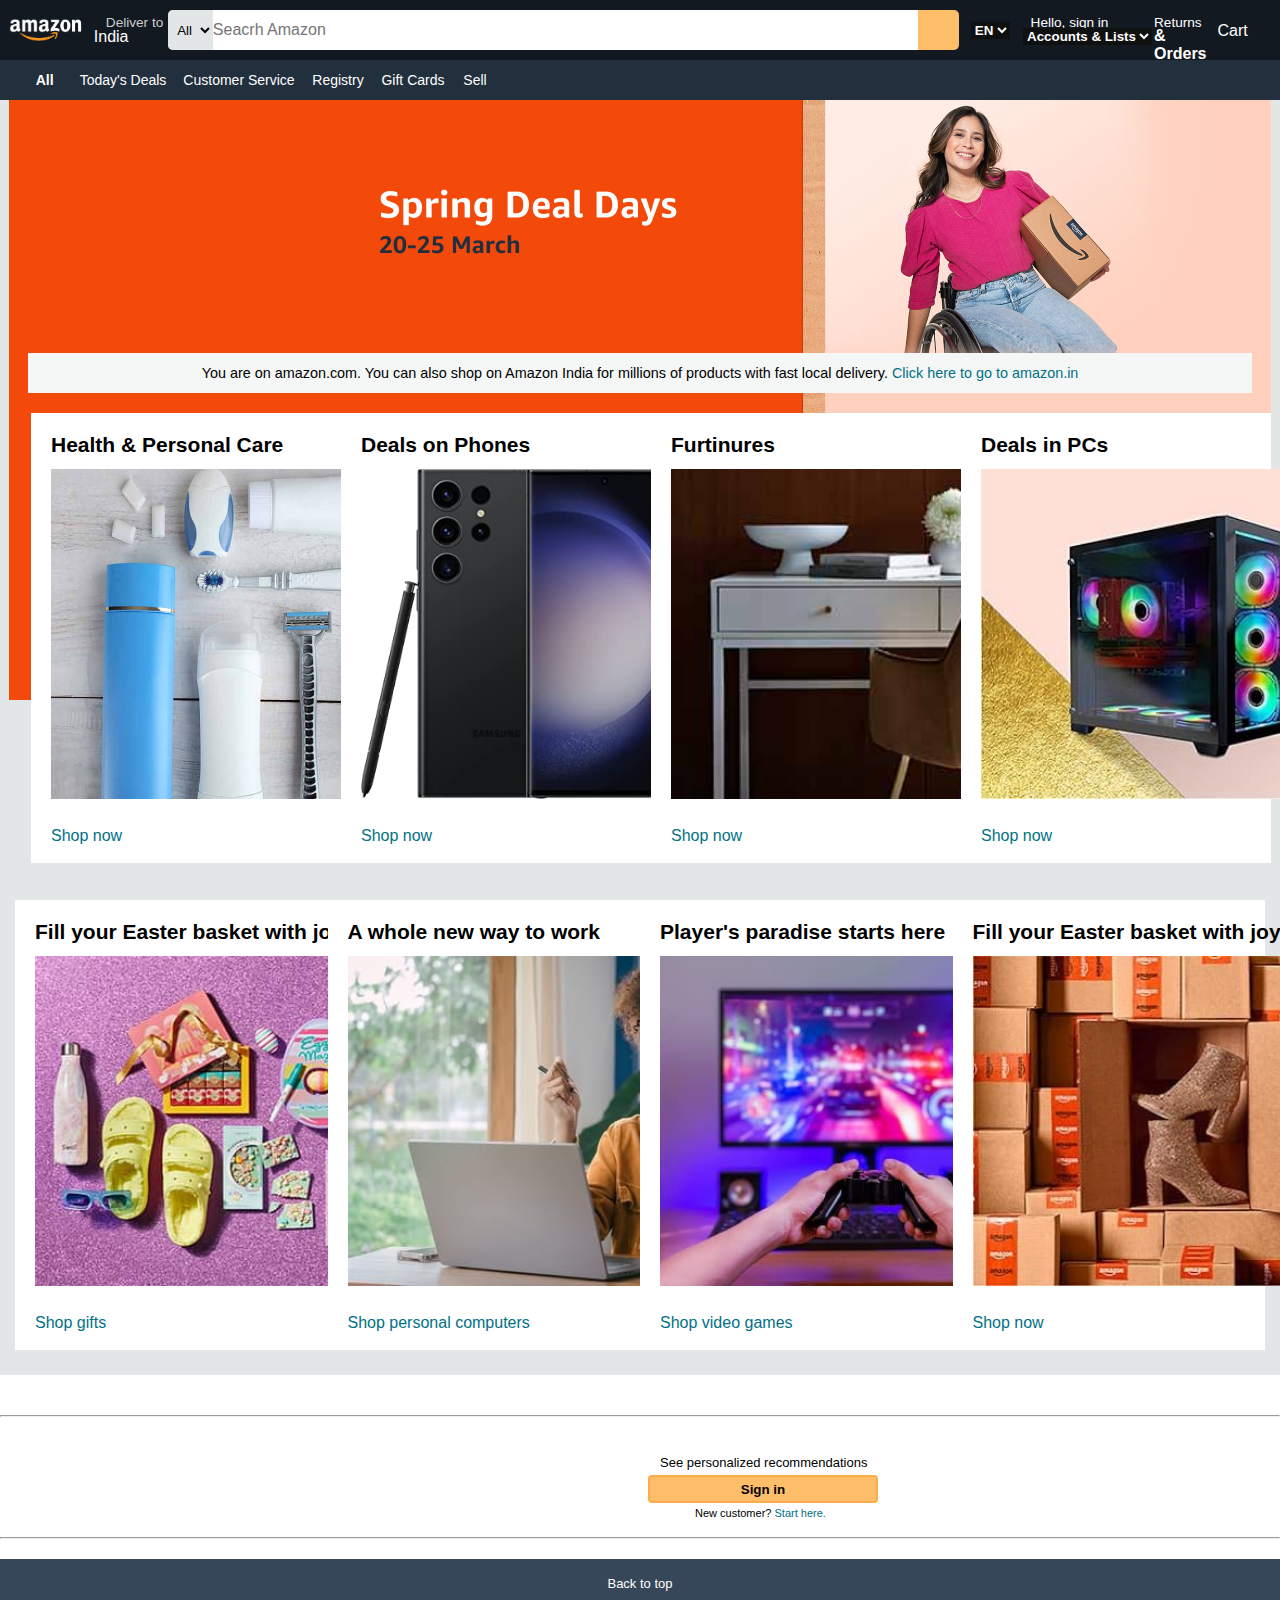
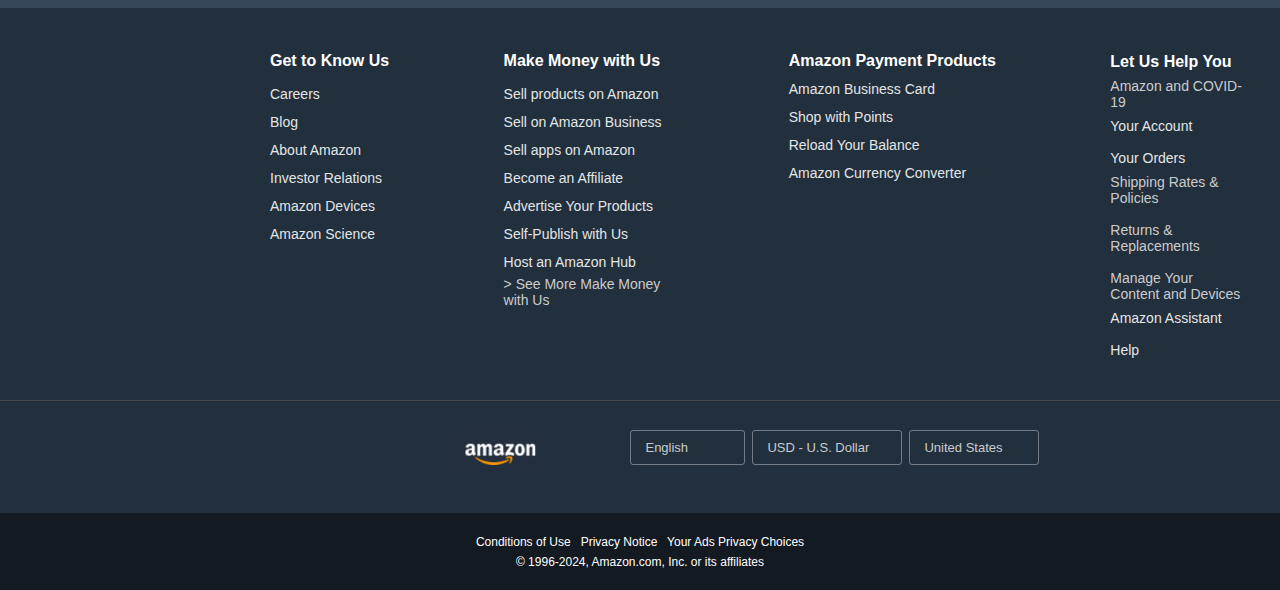
<file: Amazon Clone/index.html>
<!DOCTYPE html>
<html lang="en">
<head>
    <meta charset="UTF-8">
    <meta name="viewport" content="width=device-width, initial-scale=1.0">
    <link rel="stylesheet" href="style.css">
    <link rel="stylesheet" href="https://cdnjs.cloudflare.com/ajax/libs/font-awesome/6.5.1/css/all.min.css" integrity="sha512-DTOQO9RWCH3ppGqcWaEA1BIZOC6xxalwEsw9c2QQeAIftl+Vegovlnee1c9QX4TctnWMn13TZye+giMm8e2LwA==" crossorigin="anonymous" referrerpolicy="no-referrer" />
    <title>Amazon</title>
</head>
<body>
    <header>
        <div class="navbar">
            <div class="nav-logo border">
                <div class="logo"></div>
            </div>
            <div class="nav-location border">
                <p class="address">Deliver to</p>
                <div class="location-icon">
                    <i class="fa-solid fa-location-dot"></i>
                    <p class="address-country">India</p>
                </div>
            </div>
            <div class="nav-search">
                <select class="search-select">
                    <option>All</option>
                </select>
                <input class="search-input" type="text" placeholder="Seacrh Amazon">
                <div class="search-icon">
                    <i class="fa-solid fa-magnifying-glass pointer"></i>
                </div>
            </div>
            <div class="country">
                <i class="fa-solid fa-flag-usa"></i>
                <select class="select-country">
                    <option>EN</option>
                </select>
            </div>
            <div class="accounts">
                <pre class="sign">  Hello, sign in</pre>
                <select class="accounts-option">
                    <option>Accounts & Lists</option>
                </select>
            </div>
            <div class="returns">
                <p class="returns-first">Returns</p>
                <p class="returns-second">& Orders</p>
            </div>
            <div class="cart">
                <i class="fa-solid fa-cart-shopping large"></i>
                <p class="cart-text">Cart</p>
            </div>
        </div>
        <div class="panel">
            <div class="panel-all border">
                <i class="fa-solid fa-bars bars"></i>
                <pre>  All</pre>
            </div>
            <div class="panel-options">
                <div class="deals panel-border">
                    <a class="tag-a" href="#">Today's Deals</a>
                </div>
                <div class="service panel-border">
                    <a class="tag-a" href="#">Customer Service</a>
                </div>
                <div class="registry panel-border">
                    <a class="tag-a" href="#">Registry</a>
                </div>
                <div class="gift-cards panel-border">
                    <a class="tag-a" href="#">Gift Cards</a>
                </div>
                <div class="sell panel-border">
                    <a class="tag-a" href="#">Sell</a>
                </div>
            </div>
        </div>
    </header>
    <main>
        <div class="hero">
            <div class="hero-msg">
                <p>You are on amazon.com. You can also shop on Amazon India for millions of products with fast local delivery. <a href="#">Click here to go to amazon.in</a></p>
            </div>
            <div class="shop">
                <div class="box1 box">
                    <h2>Health & Personal Care</h2>
                    <div class="box-img1"></div>
                    <a href="#">Shop now</a>
                </div>
                <div class="box2 box">
                    <h2>Deals on Phones</h2>
                    <div class="box-img2"></div>
                    <a href="#">Shop now</a>
                </div>
                <div class="box3 box">
                    <h2>Furtinures</h2>
                    <div class="box-img3"></div>
                    <a href="#">Shop now</a>
                </div>
                <div class="box4 box">
                    <h2>Deals in PCs</h2>
                    <div class="box-img4"></div>
                    <a href="#">Shop now</a>
                </div>
            </div>
        </div>
        <div class="shop2">
            <div class="box5 box box-inline">
                <h2>Fill your Easter basket with joy</h2>
                <div class="shop-img1"></div>
                <a href="#">Shop gifts</a>
            </div>
            <div class="box6 box box-inline">
                <h2>A whole new way to work</h2>
                <div class="shop-img2"></div>
                <a href="#">Shop personal computers</a>
            </div>
            <div class="box7 box box-inline">
                <h2>Player's paradise starts here</h2>
                <div class="shop-img3"></div>
                <a href="#">Shop video games</a>
            </div>
            <div class="box8 box box-inline">
                <h2>Fill your Easter basket with joy</h2>
                <div class="shop-img4"></div>
                <a href="#">Shop now</a>
            </div>
        </div>
    </main>
    <footer>
        <div class="footer-board">
            <div class="footer-board1">
            </div>
            <hr class="line-color">
            <div class="footer-board2">
                <p class="line1">See personalized recommendations</p>
                <button class="pointer">Sign in</button>
                <br>
                <p class="line2">New customer? <a href="#">Start here.</a></p>
            </div>
            <hr class="line-color">
            <div class="footer-board3">
            </div>
        </div>
        <div  class="footer-panel">
            <a href="#">Back to top</a>
        </div>
        <div class="footer-nav">
            <div class="footer-nav-1">
                <h2>Get to Know Us</h2>
                <p class="padding-p">Careers</p>
                <p>Blog</p>
                <p>About Amazon</p>
                <p>Investor Relations</p>
                <p>Amazon Devices</p>
                <p>Amazon Science</p>
            </div>
            <div class="footer-nav-2">
                <h2>Make Money with Us</h2>
                <p class="padding-p">Sell products on Amazon</p>
                <p>Sell on Amazon Business</p>
                <p>Sell apps on Amazon</p>
                <p>Become an Affiliate</p>
                <p>Advertise Your Products</p>
                <p>Self-Publish with Us</p>
                <p>Host an Amazon Hub</p>
                <pre>> See More Make Money 
with Us</pre>
            </div>
            <div class="footer-nav-3">
                <h2>Amazon Payment Products</h2>
                <p>Amazon Business Card</p>
                <p>Shop with Points</p>
                <p>Reload Your Balance</p>
                <p>Amazon Currency Converter</p>
            </div>
            <div class="footer-nav-4">
                <h2>Let Us Help You</h2>
                <pre>Amazon and COVID-
19</pre>
                <p>Your Account</p>
                <p>Your Orders</p>
                <pre>Shipping Rates & 
Policies

Returns & 
Replacements

Manage Your 
Content and Devices</pre>
                <p>Amazon Assistant</p>
                <p>Help</p>
            </div>
            <br>
            <br>
            <br>
            <hr class="final-line">
            <div class="bottom-logo">
                
            </div>
            <div class="footer-select-1">
                <pre>  <i class="fa-solid fa-globe"></i>  English        <i class="fa-solid fa-up-down arrow"></i></pre>
            </div>
            <div class="footer-select-2">
                <pre>  <i class="fa-solid fa-dollar-sign"></i>  USD - U.S. Dollar</pre>
            </div>
            <div class="footer-select-3">
                <pre>  <i class="fa-solid fa-flag-usa"></i>  United States</pre>
            </div>
        </div>
        <div class="footer-end">
            <pre>Conditions of Use   Privacy Notice   Your Ads Privacy Choices
            &#169; 1996-2024, Amazon.com, Inc. or its affiliates</pre>
        </div>
    </footer>
</body>
</html>
</file>
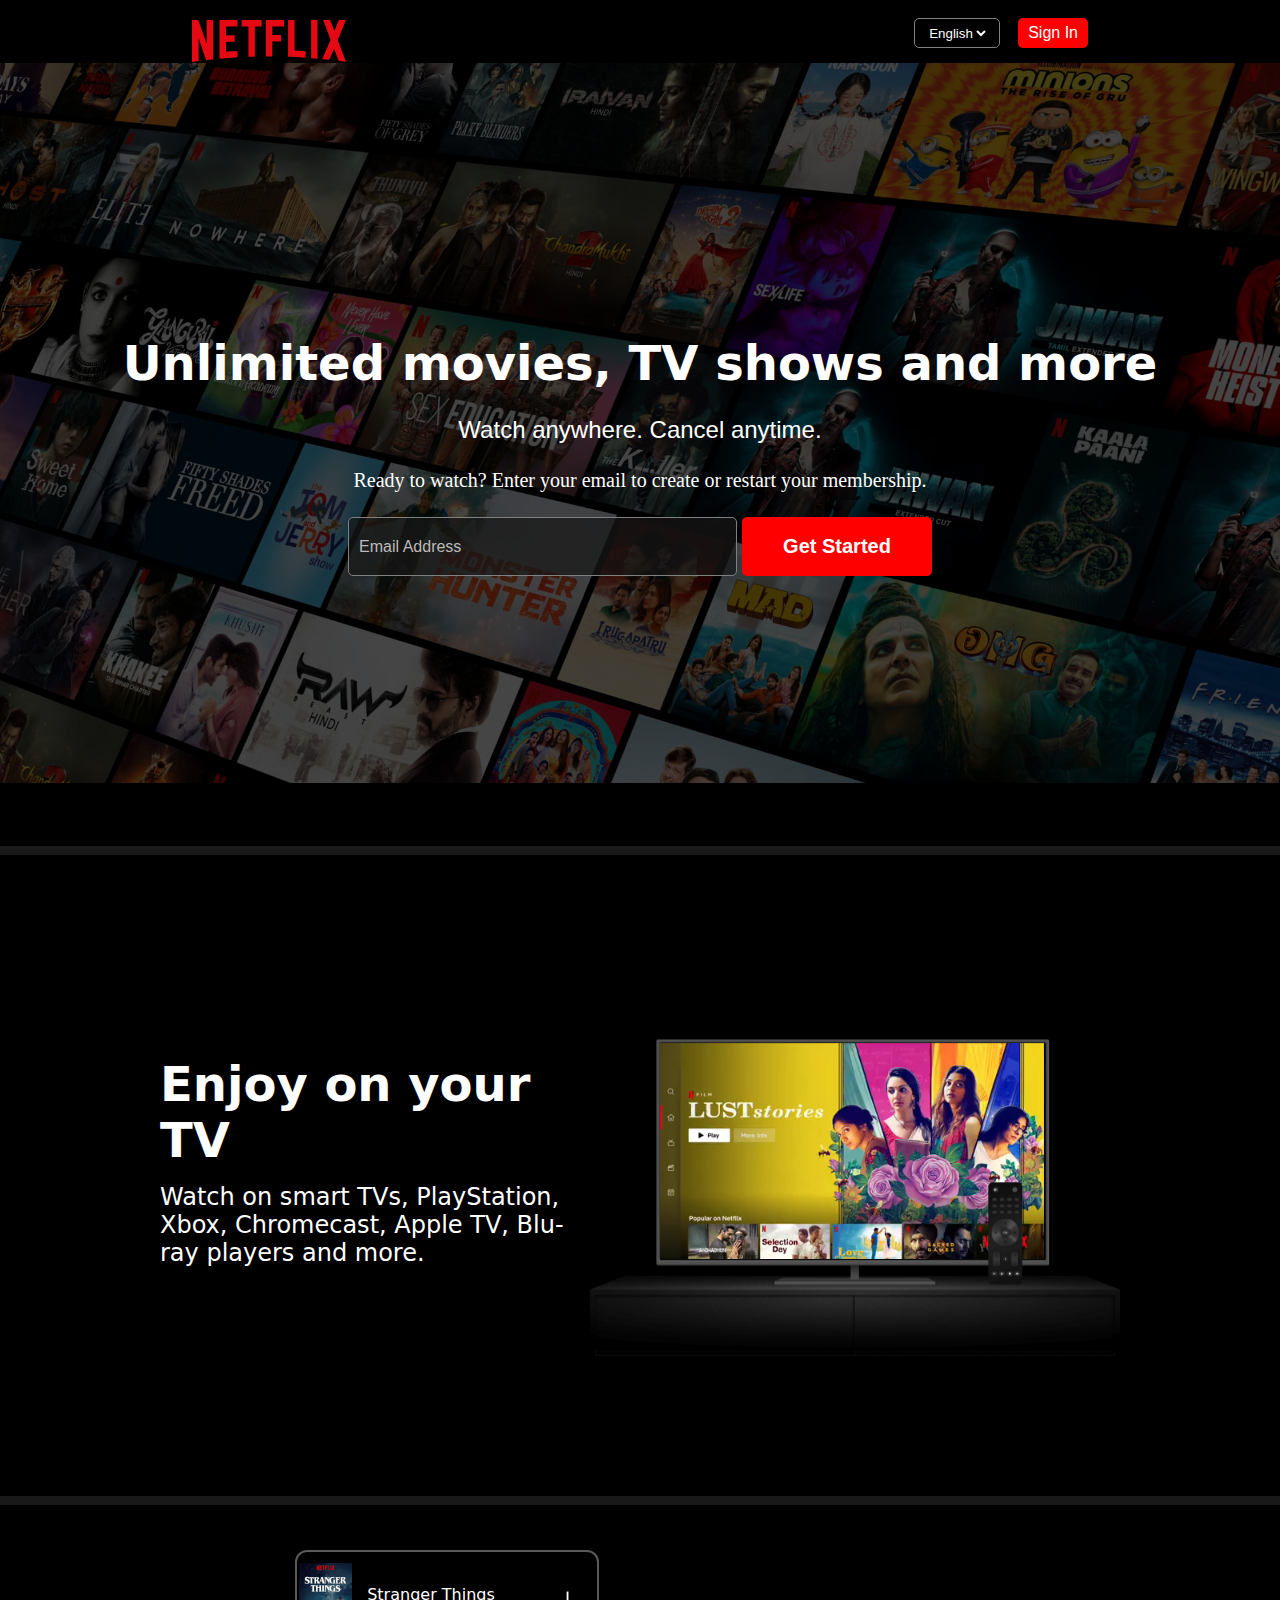
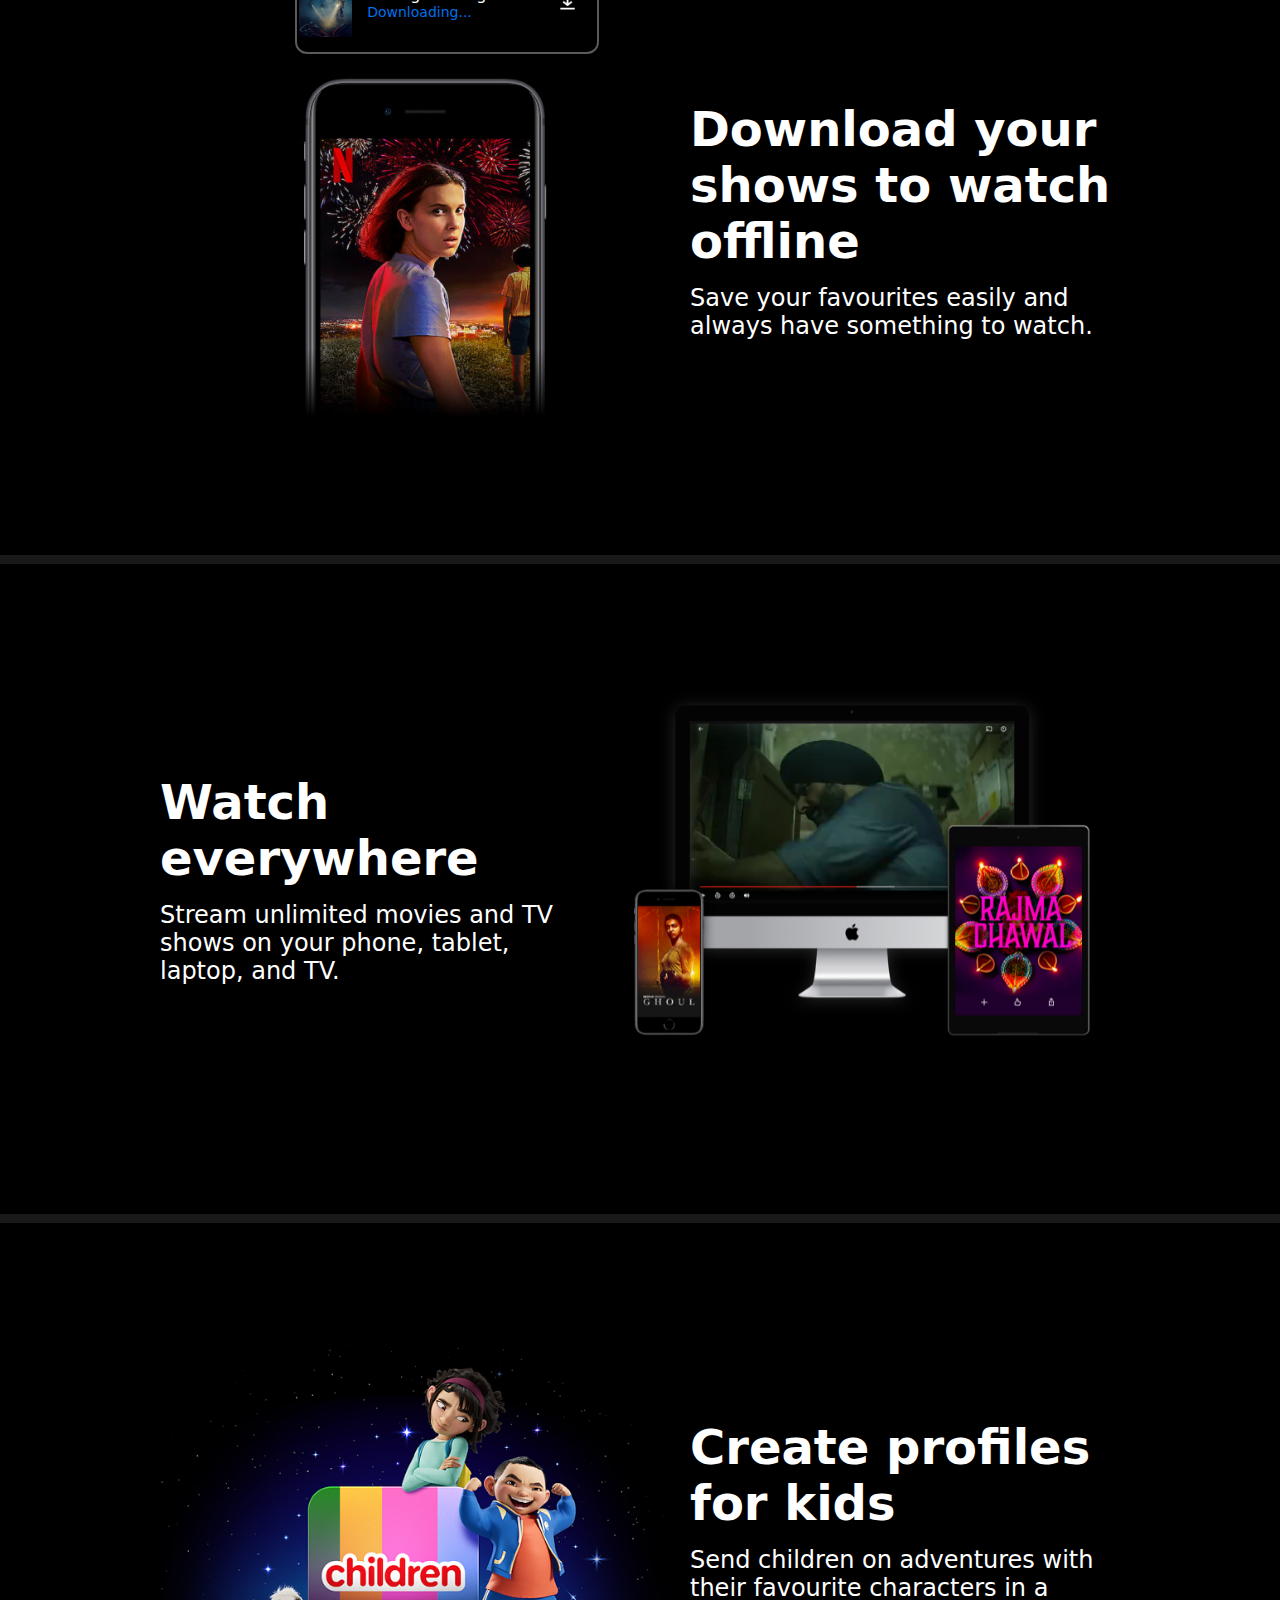
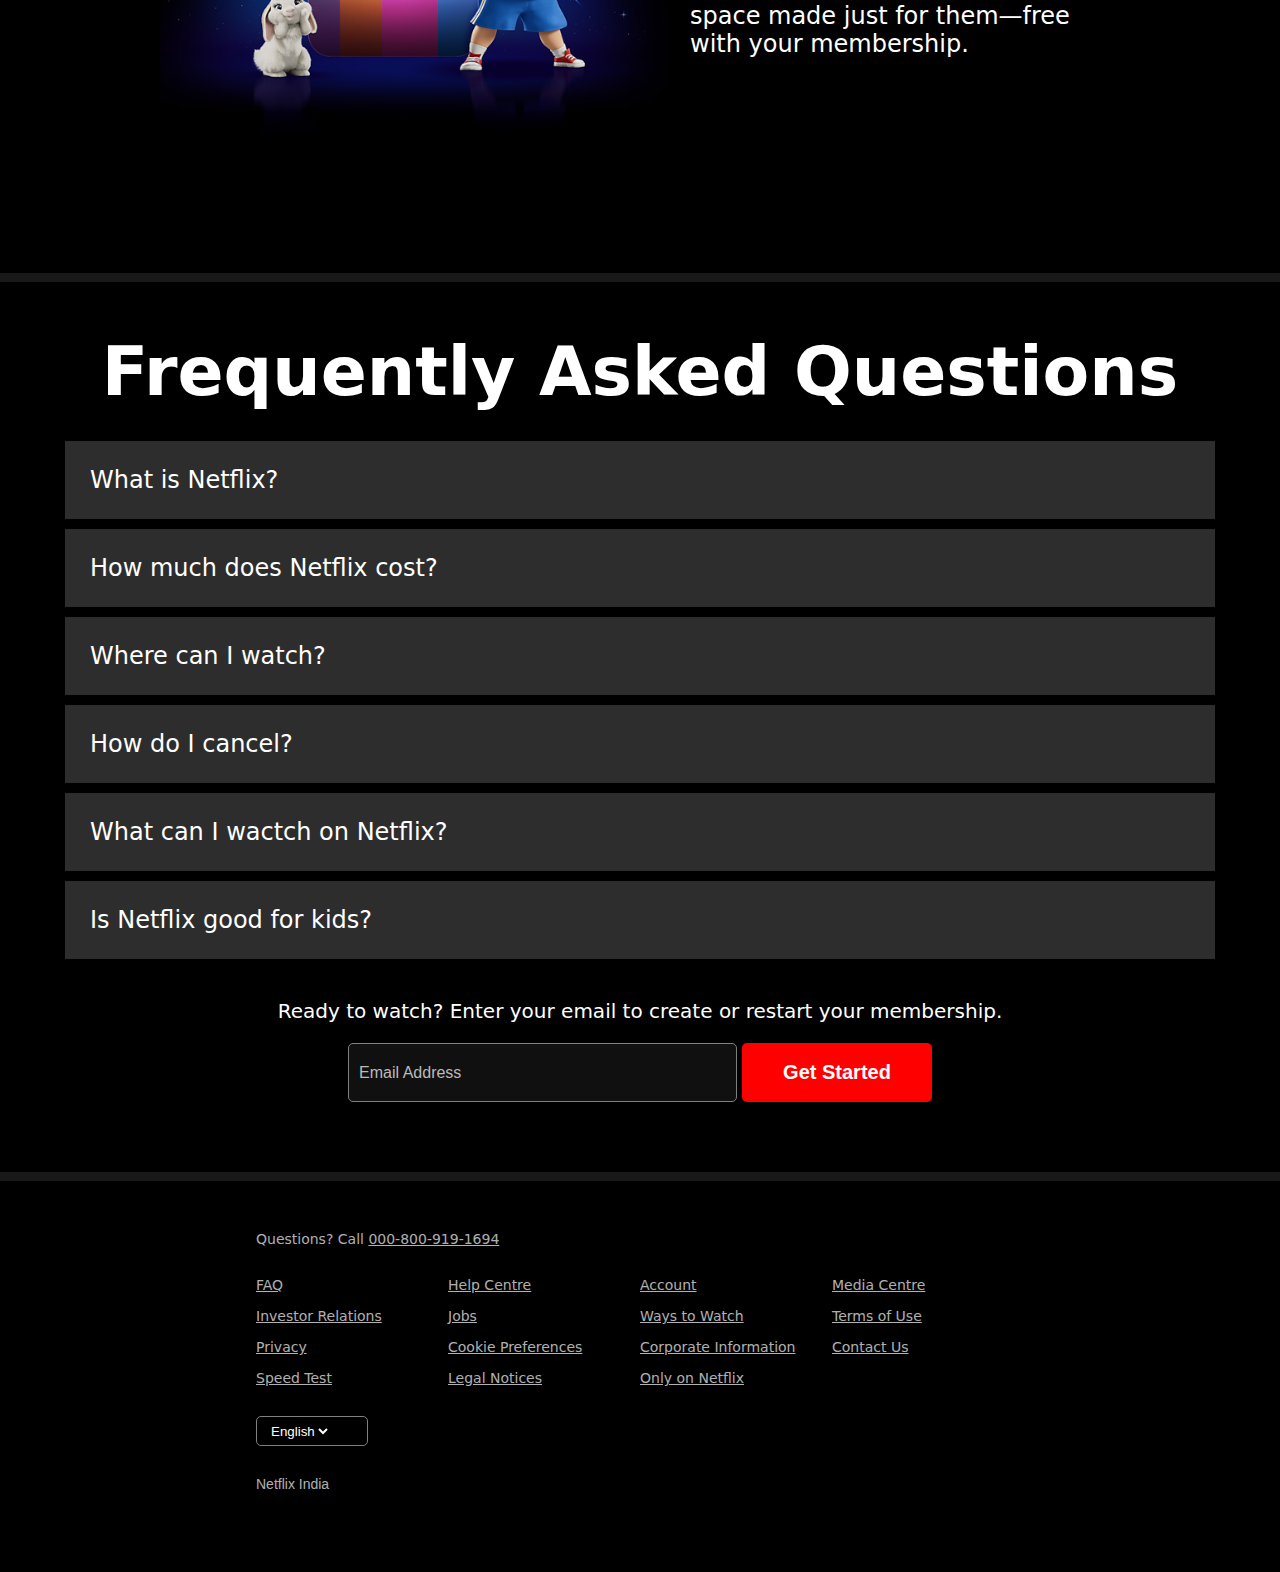
<file: Netflix Clone/index.html>
<!DOCTYPE html>
<html lang="en">
<head>
    <meta charset="UTF-8">
    <meta name="viewport" content="width=device-width, initial-scale=1.0">
    <title>Netflix India – Watch TV Shows Online, Watch Movies Online</title>
    <link rel="stylesheet" href="style.css">
    <link rel="icon" type="image/x-icon" href="favicon.ico">
    <link rel="stylesheet" href="https://cdnjs.cloudflare.com/ajax/libs/font-awesome/6.5.2/css/all.min.css" integrity="sha512-SnH5WK+bZxgPHs44uWIX+LLJAJ9/2PkPKZ5QiAj6Ta86w+fsb2TkcmfRyVX3pBnMFcV7oQPJkl9QevSCWr3W6A==" crossorigin="anonymous" referrerpolicy="no-referrer" />
</head>
<body>
    <div class="main">
        <nav>
            <span><img src="logo.svg" alt="Image" width="154px"></span>
            <div class="select">
                <div class="english">
                    <i class="fa-solid fa-language"></i>
                    <select>
                        <option>English</option>
                        <option>हिंदी</option>
                    </select>
                </div>
                <button class="signin">Sign In</button>
            </div>
        </nav>
        <div class="box">
    
        </div>
        <div class="hero">
            <div class="box1">
                Unlimited movies, TV shows and more
            </div>
            <div class="box2">
                Watch anywhere. Cancel anytime.
            </div>
            <div class="box3">
                Ready to watch? Enter your email to create or restart your membership.
            </div>
            <div class="input">
                <input type="text" placeholder="Email Address">
                <button>Get Started <i class="fa-solid fa-angle-right"></i></button>
            </div>
        </div>
        <div class="seperation">

        </div>
    </div>
    <section class="first">
        <div class="first-1">
            <div class="first-1-1">
                Enjoy on your TV
            </div>
            <div class="first-1-2">
                Watch on smart TVs, PlayStation, Xbox, Chromecast, Apple TV, Blu-ray players and more.
            </div>
        </div>
        <div class="first-img">
            <img src="sec-first.png" alt="Image" width="530px">
            <video src="video-tv-in-0819.m4v" autoplay loop muted></video>
        </div>
    </section>
    <div class="seperation">

    </div>
    <section class="second">
        <div class="box-model">
            <div class="stranger">
                <span class="stranger-img">
                    <img src="boxshot.png" alt="Image" width="53px">
                </span>
                <span class="stranger-1">
                    <p class="stranger-1-1">Stranger Things</p>
                    <p class="stranger-1-2">Downloading...</p>
                </span>
                <span class="stranger-gif">
                    <img src="download-icon.gif" alt="Image" width="45px">
                </span>
            </div>
        </div>
        <div class="second-img">
            <img src="mobile-0819.jpg" alt="Image" width="530px">
        </div>
        <div class="second-1">
            <div class="second-1-1">
                Download your shows to watch offline
            </div>
            <div class="second-1-2">
                Save your favourites easily and always have something to watch.
            </div>
        </div>
    </section>
    <div class="seperation">

    </div>
    <section class="third">
        <div class="third-1">
            <div class="third-1-1">
                Watch everywhere
            </div>
            <div class="third-1-2">
                Stream unlimited movies and TV shows on your phone, tablet, laptop, and TV.
            </div>
        </div>
        <div class="third-img">
            <img src="device-pile-in.png" alt="Image" width="530px">
            <video src="video1.m4v" autoplay loop muted></video>
        </div>
    </section>
    <div class="seperation">

    </div>
    <section class="fourth">
        <div class="fourth-img">
            <img src="AAAABVr8nYuAg0xDpXDv0VI9HUoH7r2aGp4TKRCsKNQrMwxzTtr-NlwOHeS8bCI2oeZddmu3nMYr3j9MjYhHyjBASb1FaOGYZNYvPBCL.png" alt="Image" width="530px">
        </div>
        <div class="fourth-1">
            <div class="fourth-1-1">
                Create profiles for kids
            </div>
            <div class="fourth-1-2">
                Send children on adventures with their favourite characters in a space made just for them—free with your membership.
            </div>
        </div>
    </section>
    <div class="seperation">

    </div>
    <section class="feq">
        <h1>Frequently Asked Questions</h1>
        <div class="feq-boxes">
            <div class="feq-box"><p>What is Netflix?</p><i class="fa-solid fa-plus"></i></div>
            <div class="feq-box"><p>How much does Netflix cost?</p><i class="fa-solid fa-plus"></i></div>
            <div class="feq-box"><p>Where can I watch?</p><i class="fa-solid fa-plus"></i></div>
            <div class="feq-box"><p>How do I cancel?</p><i class="fa-solid fa-plus"></i></div>
            <div class="feq-box"><p>What can I wactch on Netflix?</p><i class="fa-solid fa-plus"></i></div>
            <div class="feq-box"><p>Is Netflix good for kids?</p><i class="fa-solid fa-plus"></i></div>
        </div>
        <div class="feq-box-last">
            Ready to watch? Enter your email to create or restart your membership.
        </div>
        <div class="feq-input">
            <input type="text" placeholder="Email Address">
            <button>Get Started <i class="fa-solid fa-angle-right"></i></button>
        </div>
    </section>
    <div class="seperation">

    </div>
    <div class="last">
        <div class="quetions">Questions? Call <u>000-800-919-1694</u></div>
        <div class="footer">
            <div class="footer-item">
                <a href="#">FAQ</a>
                <a href="#">Investor Relations</a>
                <a href="#">Privacy</a>
                <a href="#">Speed Test</a>
            </div>
            <div class="footer-item">
                <a href="#">Help Centre</a>
                <a href="#">Jobs</a>
                <a href="#">Cookie Preferences</a>
                <a href="#">Legal Notices</a>
            </div>
            <div class="footer-item">
                <a href="#">Account</a>
                <a href="#">Ways to Watch</a>
                <a href="#">Corporate Information</a>
                <a href="#">Only on Netflix</a>
            </div>
            <div class="footer-item">
                <a href="#">Media Centre</a>
                <a href="#">Terms of Use</a>
                <a href="#">Contact Us</a>
            </div>
        </div>
        <div class="last-english">
            <i class="fa-solid fa-language"></i>
            <select>
                <option>English</option>
                <option>हिंदी</option>
            </select>
        </div>
        <div class="netflix">
            Netflix India
        </div>
    </div>
</body>
</html>
</file>
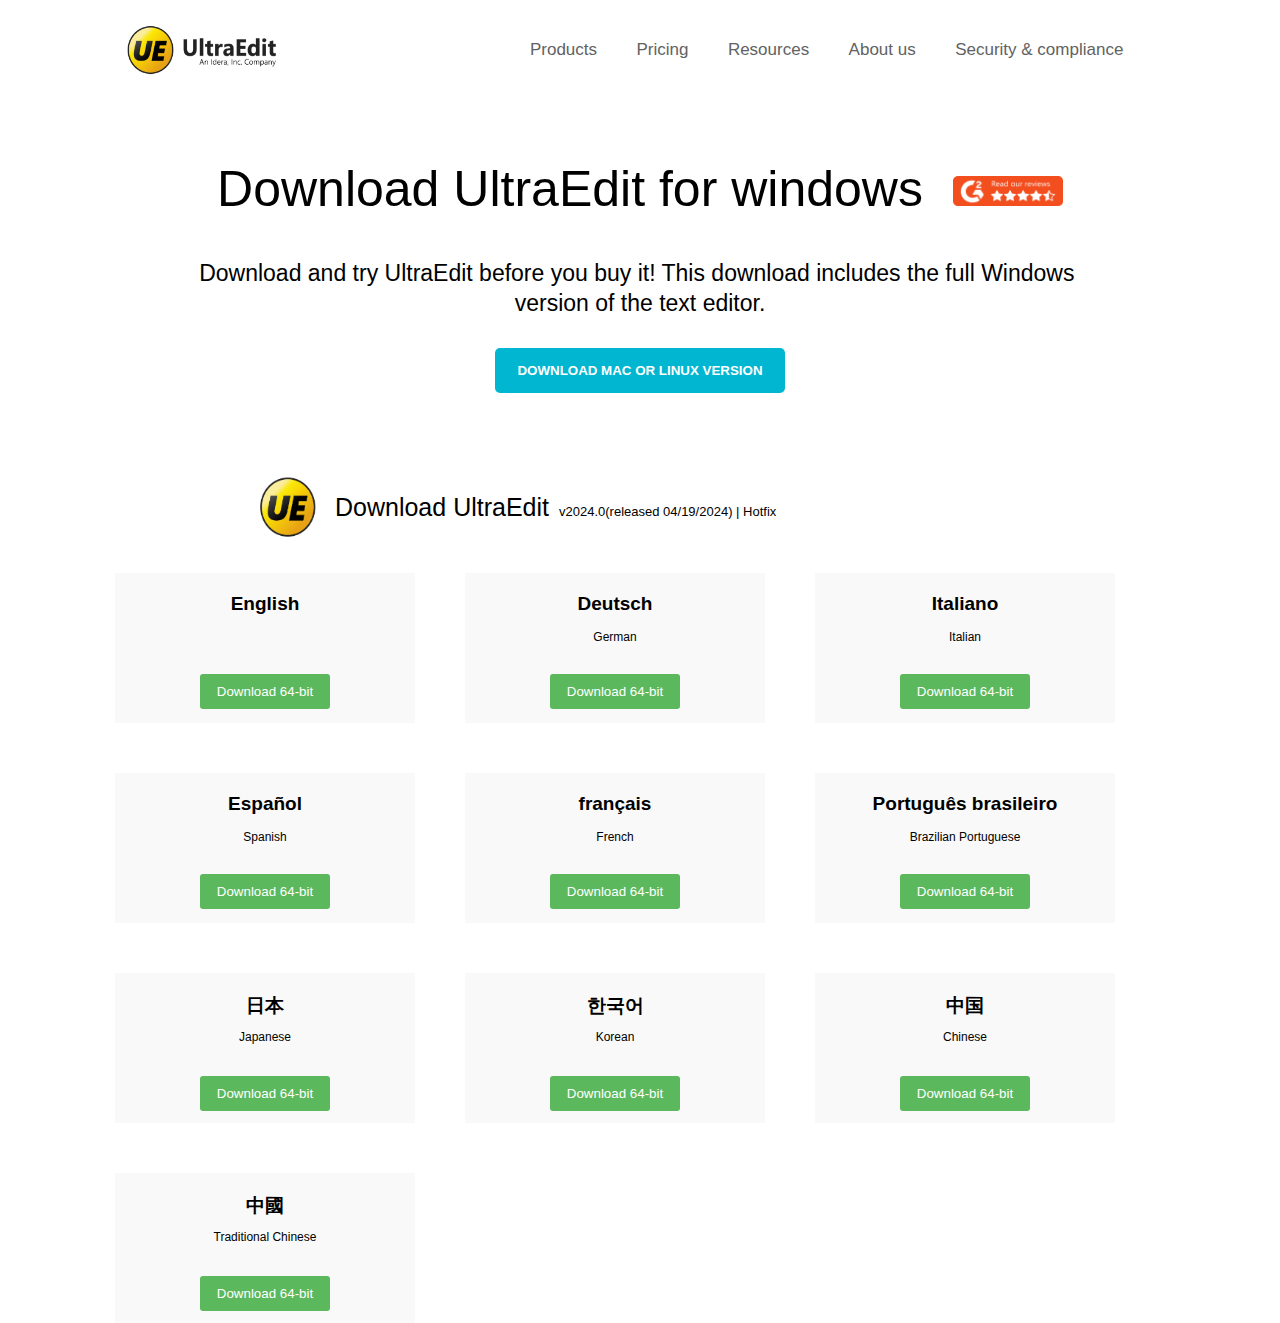
<file: Ultra Edit/index.html>
<!DOCTYPE html>
<html lang="en">
<head>
    <meta charset="UTF-8">
    <meta name="viewport" content="width=device-width, initial-scale=1.0">
    <title>Exercise 3</title>
    <link rel="stylesheet" href="style.css">
    <link rel="stylesheet" href="https://cdnjs.cloudflare.com/ajax/libs/font-awesome/6.5.2/css/all.min.css" integrity="sha512-SnH5WK+bZxgPHs44uWIX+LLJAJ9/2PkPKZ5QiAj6Ta86w+fsb2TkcmfRyVX3pBnMFcV7oQPJkl9QevSCWr3W6A==" crossorigin="anonymous" referrerpolicy="no-referrer" />
</head>
<body>
    <header>
        <nav>
            <img src="UE-Logo-1.webp" alt="Image" height="50px" width="150px">
            <ul>
                <li>Products&nbsp;&nbsp;<i class="fa-solid fa-caret-down"></i></li>
                <li>Pricing&nbsp;&nbsp;<i class="fa-solid fa-caret-down"></i></li>
                <li>Resources&nbsp;&nbsp;<i class="fa-solid fa-caret-down"></i></li>
                <li>About us&nbsp;&nbsp;<i class="fa-solid fa-caret-down"></i></li>
                <li>Security & compliance</li>
                <li><i class="fa-solid fa-language"></i></li>
            </ul>
        </nav>
    </header>
    <main>
        <div class="first-div">
            <h1>Download <b>UltraEdit</b> for windows</h1>
            <img src="Reviews.png" alt="review" height="30px" width="110px">
        </div>
        <div class="second-div">
            <pre>Download and try UltraEdit before you buy it! This download includes the full Windows 
version of the text editor.</pre>
        </div>
        <div class="button">
            <button>DOWNLOAD MAC OR LINUX VERSION</button>
        </div>
        <div class="image">
            <img src="Screenshot 2024-06-17 145055.png" alt="image" height="75px" width="75px">
            <p class="p-first">Download UltraEdit</p>
            <p class="p-second">v2024.0(released 04/19/2024) | Hotfix</p>
        </div>
        <div class="boxes">
            <div class="box">
                <p class="origin">English</p>
                <button>Download 64-bit</button>
            </div>
            <div class="box">
                <p class="origin">Deutsch</p>
                <p class="language1">German</p>
                <button>Download 64-bit</button>
            </div>
            <div class="box">
                <p class="origin">Italiano</p>
                <p class="language2">Italian</p>
                <button>Download 64-bit</button>
            </div>
            <div class="box">
                <p class="origin">Español</p>
                <p class="language3">Spanish</p>
                <button>Download 64-bit</button>
            </div>
            <div class="box">
                <p class="origin">français</p>
                <p class="language4">French</p>
                <button>Download 64-bit</button>
            </div>
            <div class="box">
                <p class="origin">Português brasileiro</p>
                <p class="language5">Brazilian Portuguese</p>
                <button>Download 64-bit</button>
            </div>
            <div class="box">
                <p class="origin">日本</p>
                <p class="language6">Japanese</p>
                <button>Download 64-bit</button>
            </div>
            <div class="box">
                <p class="origin">한국어</p>
                <p class="language7">Korean</p>
                <button>Download 64-bit</button>
            </div>
            <div class="box">
                <p class="origin">中国</p>
                <p class="language8">Chinese</p>
                <button>Download 64-bit</button>
            </div>
            <div class="box">
                <p class="origin">中國</p>
                <p class="language9">Traditional Chinese</p>
                <button>Download 64-bit</button>
            </div>
        </div>
    </main>
</body>
</html>
</file>
<file: Amazon Clone/style.css>
*
{
    padding: 0;
    margin: 0;
    font-family: Arial, Helvetica, sans-serif;
    border: border-box;
    /* box-sizing: border-box; */
}

/*----navigation bar----*/

.navbar
{
    width: 100%;
    height: 60px;
    background-color: rgb(19, 25, 33);
    color: white;
    display: flex;
    align-items: center;
    justify-content: space-evenly;
}

.nav-logo
{
    height: 50px;
    width: 100px;
}

.logo
{
    background-size: cover;
    height: 50px;
    width: 100%;
    background-image: url("amazon_logo.png");
}

.border
{
    border: 1.5px solid transparent;
    border-radius: 2px;
}

.border:hover
{
    border: 1.5px solid white;
}

.nav-location
{
    width: 87px;
    height: 50px;
    border: 1.5px solid transparent;
}

.address
{
    color: #cccccc;
    font-size: 0.85rem;
    margin-left: 15px;
    transform: translateY(10px);
}

.address-country
{
    font-size: 1rem;
    margin: 3px;
}

.location-icon
{
    display: flex;
    align-items: center;
    transform: translateY(5px);
}

.nav-search
{
    display: flex;
    background-color: #febd68;
    width: 900px;
    height: 40px;
    border-radius: 5px;
    justify-content: space-evenly;
}

.search-select
{
    background-color: #e3e6e6;
    width: 50px;
    text-align: center;
    border-top-left-radius: 5px;
    border-bottom-left-radius: 5px;
    border: none;
}

.search-input
{
    width: 100%;
    font-size: 1rem;
    border: none;
}

.search-icon
{
    width: 45px;
    display: flex;
    justify-content: center;
    align-items: center;
    font-size: 1.2rem;
    color: black;
}

.country
{
    height: 50px;
    width: 70px;
    border: 1.5px solid transparent;
    display: flex;
    justify-content: center;
    align-items: center;
}

.country:hover
{
    border: 1.5px solid white;
}

.select-country
{
    font-weight: bolder;
    background-color: #0f1111;
    color: white;
    border: none;
}

.sign
{
    font-size: 0.85rem;
    text-align: start;
    transform: translateY(10px);
}

.accounts
{
    height: 50px;
    width: 135px;
    border: 1.5px solid transparent;
    text-align: center;
    color: white;
}

.accounts:hover
{
    border: 1.5px solid white;
}

.accounts-option
{
    font-weight: bolder;
    background-color: #0f1111;
    color: white;
    border: none;
    transform: translateY(7px);
}

.returns
{
    height: 50px;
    width: 70px;
    border: 1.5px solid transparent;
}

.returns:hover
{
    border: 1.5px solid white;
}

.returns-first
{
    font-size: 0.85rem;
    transform: translateY(10px);
}

.returns-second
{
    font-weight: bolder;
    transform: translateY(7px);
}

.cart
{
    height: 50px;
    width: 70px;
    display: flex;
    border: 1.5px solid transparent;
}

.cart:hover
{
    border: 1.5px solid white;
}

.large
{
    font-size: 30px;
    transform: translateY(10px);
}

.cart-text
{
    margin-top: 10px;
    transform: translateY(7px);
}

/*----panel section----*/

.panel
{
    height: 40px;
    background-color: #222f3d;
    display: flex;
}

.panel-all
{
    width: 60px;
    color: white;
    display: flex;
    justify-content: center;
    align-items: center;
    margin-left: 10px;
}

.bars
{
    font-size: 18px;
    font-weight: lighter;
}

.panel-all pre
{
    font-weight: bolder;
    font-size: 14px;
}

.panel-options
{
    display: flex;
    color: white;
}

.panel-options a
{
    text-decoration: none;
    color: white;
    font-size: 14px;
}

.deals
{
    width: 100px;
    border: 1.5px solid transparent;
    display: flex;
    justify-content: center;
    align-items: center;
}

.service
{
    width: 128px;
    border: 1.5px solid transparent;
    display: flex;
    justify-content: center;
    align-items: center;
}

.registry
{
    width: 66px;
    border: 1.5px solid transparent;
    display: flex;
    justify-content: center;
    align-items: center;
}

.gift-cards
{
    width: 80px;
    border: 1.5px solid transparent;
    display: flex;
    justify-content: center;
    align-items: center;
}

.sell
{
    width: 40px;
    border: 1.5px solid transparent;
    display: flex;
    justify-content: center;
    align-items: center;
}

.panel-border
{
    border: 1.5px solid transparent;
}

.panel-border:hover
{
    border: 1.5px solid white;
    border-radius: 2px;
}

.panel-options .deals:hover
{
    a
    {
        transform: translateY(1px);
    }

}

.panel-options .service:hover
{
    a
    {
        transform: translateY(1px);
    }
    
}

.panel-options .registry:hover
{
    a
    {
        transform: translateY(1px);
    }
    
}

.panel-options .gift-cards:hover
{
    a
    {
        transform: translateY(1px);
    }
    
}

.panel-options .sell:hover
{
    a
    {
        transform: translateY(1px);
    }
    
}

/*----Main body section----*/

main
{
    background-color: #e3e6e6;
    height: 1275px;
}

.hero
{
    margin-left: 9px;
    margin-right: 9px;
    height: 600px;
    background-image: url("hero.jpg");
    background-size: cover;
}

.hero-msg
{
    width: 97%;
    height: 40px;
    background-color: #f5f6f6;
    display: flex;
    align-items: center;
    justify-content: center;
    top: 100px;
    margin-bottom: 307px;
    position: relative;
    top: 253px;
    margin-right: auto;
    margin-left: auto;
}

.hero-msg p
{
    font-size: 0.9rem;
}

.hero-msg p a
{
    text-decoration: none;
    color: #007185;
    font-size: 0.9rem;
}

/*----shop section----*/

.shop
{
    display: flex;
    justify-content: space-between;
}

.box
{
    width: 350px;
    height: 450px;
    position: relative;
    bottom: 34px;
    background-color: white;
}

.box1
{
    margin-left: 22px;
}


.box4
{
    margin-right: 22px;
}



.box-img1
{
    width: 310px;
    height: 330px;
    background-image: url("box2_image.jpg");
    background-size: cover;
    position: relative;
    left: 20px;
    top: 32px;
}

.box1 h2
{
    position: relative;
    left: 20px;
    top: 20px;
    font-size: 21px;
}

.shop2
{
    display: flex;
    justify-content: space-evenly;
    margin-left: 15px;
    margin-right: 15px;
}

.box-inline
{
    display: inline-block;
    position: relative;
    top: 200px;
}

.box1 a
{
    position: relative;
    left: 20px;
    text-decoration: none;
    color: #007185;
    top: 60px;
}

.box-img2
{
    width: 310px;
    height: 330px;
    background-image: url("box4_image.jpg");
    background-size: cover;
    position: relative;
    left: 20px;
    top: 32px;
}

.box2 h2
{
    position: relative;
    left: 20px;
    top: 20px;
    font-size: 21px;
}

.box2 a
{
    position: relative;
    left: 20px;
    text-decoration: none;
    color: #007185;
    top: 60px;
}

.box-img3
{
    width: 310px;
    height: 330px;
    background-image: url("box3_image.jpg");
    background-size: cover;
    position: relative;
    left: 20px;
    top: 32px;
}

.box3 h2
{
    position: relative;
    left: 20px;
    top: 20px;
    font-size: 21px;
}

.box3 a
{
    position: relative;
    left: 20px;
    text-decoration: none;
    color: #007185;
    top: 60px;
}

.box-img4
{
    width: 310px;
    height: 330px;
    background-image: url("ama4.jpg");
    background-size: cover;
    position: relative;
    left: 20px;
    top: 32px;
}

.box4 h2
{
    position: relative;
    left: 20px;
    top: 20px;
    font-size: 21px;
}

.box4 a
{
    position: relative;
    left: 20px;
    text-decoration: none;
    color: #007185;
    top: 60px;
}

.shop-img1
{
    width: 310px;
    height: 330px;
    background-image: url("easter.jpg");
    background-size: cover;
    position: relative;
    left: 20px;
    top: 32px;
}

.box5 h2
{
    position: relative;
    left: 20px;
    top: 20px;
    font-size: 21px;
}

.box5 a
{
    position: relative;
    left: 20px;
    text-decoration: none;
    color: #007185;
    top: 60px;
}

.shop-img2
{
    width: 310px;
    height: 330px;
    background-image: url("laptop.jpg");
    background-size: cover;
    position: relative;
    left: 20px;
    top: 32px;
}

.box6 h2
{
    position: relative;
    left: 20px;
    top: 20px;
    font-size: 21px;
}

.box6 a
{
    position: relative;
    left: 20px;
    text-decoration: none;
    color: #007185;
    top: 60px;
}

.shop-img3
{
    width: 310px;
    height: 330px;
    background-image: url("games.jpg");
    background-size: cover;
    position: relative;
    left: 20px;
    top: 32px;
}

.box7 h2
{
    position: relative;
    left: 20px;
    top: 20px;
    font-size: 21px;
}

.box7 a
{
    position: relative;
    left: 20px;
    text-decoration: none;
    color: #007185;
    top: 60px;
}

.shop-img4
{
    width: 310px;
    height: 330px;
    background-image: url("shoes.jpg");
    background-size: cover;
    position: relative;
    left: 20px;
    top: 32px;
}

.box8 h2
{
    position: relative;
    left: 20px;
    top: 20px;
    font-size: 21px;
}

.box8 a
{
    position: relative;
    left: 20px;
    text-decoration: none;
    color: #007185;
    top: 60px;
}

/*----Footer section----*/

.footer-board1
{
    height: 40px;
    background-color: white;
}

.footer-board2
{
    height: 120px;
    background-color: white;
}

.line-color
{
    color: #474747;
}

.footer-board3
{
    height: 20px;
    background-color: white;
}

.pointer:hover
{
    cursor: pointer;
}

.line1
{
    position: absolute;
    top: 1455px;
    left: 660px;
    font-size: 13px;
}

.footer-board2 button
{
    position: absolute;
    top: 1475px;
    left: 648px;
    width: 230px;
    height: 28px;
    border-radius: 4px;
    background-color: #febd68;
    font-weight: bold;
    border: 2px solid #fbac4b
}

.line2
{
    position: absolute;
    top: 1507px;
    left: 695px;
    font-size: 11px;
}

.footer-board2 p a 
{
    text-decoration: none;
    color: #007185;
}

/*----Footer panel section----*/

.footer-panel
{
    height: 49px;
    background-color: #37475a;
    display: flex;
    justify-content: center;
    align-items: center;
    color: white;
    font-size: 13px;
}

.footer-panel a
{
    text-decoration: none;
    color: white;
}

.footer-panel:hover
{
    background-color: #4a5666;
    cursor: pointer;
}

.footer-nav
{
    box-sizing: border-box;
    height: 505px;
    background-color: #222f3d;
    padding-top: 36px;
}

.footer-nav-1
{
    display: inline-block;
    color: white;
    line-height: 28px;
    position: relative;
    left: 270px;
    bottom: 114px;
}

.footer-nav-1 h2
{
    font-size: 16px;
}

.padding-p
{
    margin-top: 5px;
}

.footer-nav-1 p
{
    font-size: 14px;
    color: #e3e6e6;
}

.footer-nav-2
{
    display: inline-block;
    color: white;
    line-height: 28px;
    position: relative;
    left: 380px;
    bottom: 48px;
}

.footer-nav-2 h2
{
    font-size: 16px;
}

.footer-nav-2 p
{
    font-size: 14px;
    color: #e3e6e6;
}

.footer-nav-2 pre
{
    font-size: 14px;
    color: #cccccc;
    line-height: 16px;
}

.footer-nav-3
{
    display: inline-block;
    color: white;
    line-height: 28px;
    position: relative;
    left: 500px;
    bottom: 175px;
}

.footer-nav-3 h2
{
    font-size: 16px;
}

.footer-nav-3 p
{
    font-size: 14px;
    color: #e3e6e6;
}

.footer-nav-4
{
    display: inline-block;
    color: white;
    line-height: 32px;
    position: relative;
    left: 610px;
    bottom: -2px;
}

.footer-nav-4 h2
{
    font-size: 16px;
}

.footer-nav-4 p
{
    font-size: 14px;
    color: #e3e6e6;
}

.footer-nav-4 pre
{
    font-size: 14px;
    color: #cccccc;
    line-height: 16px;
}

.footer-nav hr
{
    height: 1px;
    background-color: #474747;
    border: none;
}

.bottom-logo
{
    height: 50px;
    width: 90px;
    background-image: url("bottom-logo.png");
    background-size: cover;
    position: relative;
    top: 25px;
    left: 450px;
    display: inline-block;
}

.footer-select-1
{
    box-sizing: border-box;
    height: 35px;
    width: 115px;
    position: relative;
    left: 630px;
    bottom: 25px;
    border: 1px solid #cccccc7c;
    font-size: 13px;
    color: #c8cccc;
    border-radius: 3px;
    display: flex;
    align-items: center;
}

.arrow
{
    color: #4a5666;
}

.footer-select-2
{
    box-sizing: border-box;
    height: 35px;
    width: 150px;
    position: relative;
    left: 752px;
    bottom: 60px;
    border: 1px solid #cccccc7c;
    font-size: 13px;
    color: #c8cccc;
    border-radius: 3px;
    display: flex;
    align-items: center;
}

.footer-select-3
{
    box-sizing: border-box;
    height: 35px;
    width: 130px;
    position: relative;
    left: 909px;
    bottom: 95px;
    border: 1px solid #cccccc7c;
    font-size: 13px;
    color: #c8cccc;
    border-radius: 3px;
    display: flex;
    align-items: center;
}

.footer-end
{
    height: 77.2px;
    background-color: rgb(19, 26, 34);
    display: flex;
    justify-content: center;
    align-items: center;
}

.footer-end pre
{
    font-size: 12px;
    color: white;
    line-height: 20px;
}
</file>
<file: Netflix Clone/style.css>
*
{
    margin: 0;
    padding: 0;
}

body
{
    background-color: black;
}

.main
{
    height: 94vh;
    background-image: url(bg.jpg);
    background-position: center center;
    background-size: max(1200px, 100vw);
    background-repeat: no-repeat;
    position: relative;
}

.box
{
    height: 94vh;
    width: 100%;
    opacity: 0.64;
    position: absolute;
    top: 0;
    background-color: black;
}

nav
{
    display: flex;
    align-items: center;
    justify-content: space-between;
    max-width: 70vw;
    margin: auto;
}

.select
{
    display: flex;
}

.english
{
    background-color: transparent;
    border: 1px solid grey;
    color: white;
    padding: 5px 10px;
    font-size: 16px;
    position: relative;
    z-index: 10;
    border-radius: 5px;
}

.english select
{
    border: none;
    background-color: transparent;
    color: white;
}

.english select option
{
    color: black;
}

nav img
{
    position: relative;
    z-index: 10;
    padding-top: 20px;
}

.signin
{
    background-color: red;
    color: white;
    position: relative;
    z-index: 10;
    font-size: 16px;
    padding: 5px 10px;
    border-radius: 5px;
    border: none;
    margin-left: 18px;
}

.signin:hover
{
    background-color: #C11119;
    cursor: pointer;
}

.hero
{
    height: calc(100% - 66px);
    display: flex;
    justify-content: center;
    align-items: center;
    flex-direction: column;
    gap: 25px;
    position: relative;
    padding: 0 30px;
}

.box1
{
    color: white;
    font-weight: 900;
    font-size: 3rem;
    font-family: system-ui, -apple-system, BlinkMacSystemFont, 'Segoe UI', Roboto, Oxygen, Ubuntu, Cantarell, 'Open Sans', 'Helvetica Neue', sans-serif;
    text-align: center;
}

.box2
{
    color: white;
    font-family: sans-serif;
    font-weight: 400;
    font-size: 24px;
    text-align: center;
}

.box3
{
    color: white;
    font-weight: 400;
    font-size: 20px;
    text-align: center;
}

.seperation
{
    height: 9px;
    background-color: #1A1919;
}

.input
{
    display: flex;
    position: relative;
    z-index: 10;
}

.input input
{
    box-sizing: content-box;
    padding: 17px 170px;
    padding-left: 10px;
    border: 0.5px solid grey;
    color: white;
    font-size: 16px;
    background-color: rgba(23, 23, 23, 0.7);
    border-radius: 5px;
}

.input input::placeholder
{
    color: #BCBAB9;
}

.input button
{
    box-sizing: border-box;
    padding: 17px 40px;
    margin-left: 5px;
    background-color: red;
    color: white;
    font-weight: bold;
    font-size: 20px;
    border: 0.5px solid transparent;
    border-radius: 5px;
}

.input button:hover
{
    background-color: #C11119;
    cursor: pointer;
}

.first
{
    height: 70vh;;
    display: flex;
    justify-content: space-evenly;
    align-items: center;
    max-width: 75vw;
    margin: auto;
    padding-bottom: 20px;
}

.first-1-1
{
    color: white;
    font-family: system-ui, -apple-system, BlinkMacSystemFont, 'Segoe UI', Roboto, Oxygen, Ubuntu, Cantarell, 'Open Sans', 'Helvetica Neue', sans-serif;
    font-weight: 900;
    font-size: 48px;
}

.first-1-2
{
    color: white;
    padding-top: 15px;
    font-family: system-ui, -apple-system, BlinkMacSystemFont, 'Segoe UI', Roboto, Oxygen, Ubuntu, Cantarell, 'Open Sans', 'Helvetica Neue', sans-serif;
    font-weight: 400;
    font-size: 24px;
}

.first-img
{
    position: relative;
}

.first-img img
{
    position: relative;
    z-index: 10;
}

.first-img video
{
    width: 384px;
    position: absolute;
    top: 83px;
    right: 76px;
}

.second
{
    height: 70vh;;
    display: flex;
    justify-content: space-evenly;
    align-items: center;
    max-width: 75vw;
    margin: auto;
    padding-bottom: 20px;
}

.second-1-1
{
    color: white;
    font-family: system-ui, -apple-system, BlinkMacSystemFont, 'Segoe UI', Roboto, Oxygen, Ubuntu, Cantarell, 'Open Sans', 'Helvetica Neue', sans-serif;
    font-weight: 900;
    font-size: 48px;
}

.second-1-2
{
    color: white;
    padding-top: 15px;
    font-family: system-ui, -apple-system, BlinkMacSystemFont, 'Segoe UI', Roboto, Oxygen, Ubuntu, Cantarell, 'Open Sans', 'Helvetica Neue', sans-serif;
    font-weight: 400;
    font-size: 24px;
}

.second-img
{
    position: relative;
}

.second-img img
{
    position: relative;
    z-index: 1;
}

.box-model
{
    position: absolute;
    left: 295px;
    top: 1550px;
    z-index: 10;
}

.stranger
{
    height: 100px;
    width: 300px;
    border: 2px solid #5A5A5A;
    border-radius: 12px;
    display: flex;
    justify-content: center;
    align-items: center;
    background-color: black;
}

.stranger-img
{
    position: relative;
    right: 35px;
}

.stranger-1
{
    position: relative;
    right: 20px;
}

.stranger-1-1
{
    color: white;
    font-size: 16px;
    font-weight: 500;
    font-family: system-ui, -apple-system, BlinkMacSystemFont, 'Segoe UI', Roboto, Oxygen, Ubuntu, Cantarell, 'Open Sans', 'Helvetica Neue', sans-serif;
}

.stranger-1-2
{
    color: #0071EB;
    font-size: 14px;
    font-weight: 400;
    font-family: system-ui, -apple-system, BlinkMacSystemFont, 'Segoe UI', Roboto, Oxygen, Ubuntu, Cantarell, 'Open Sans', 'Helvetica Neue', sans-serif;
    position: relative;
    bottom: 0px;
}

.stranger-gif
{
    position: relative;
    left: 30px
}

.third
{
    height: 70vh;;
    display: flex;
    justify-content: space-evenly;
    align-items: center;
    max-width: 75vw;
    margin: auto;
    padding-bottom: 20px;
}

.third-1-1
{
    color: white;
    font-family: system-ui, -apple-system, BlinkMacSystemFont, 'Segoe UI', Roboto, Oxygen, Ubuntu, Cantarell, 'Open Sans', 'Helvetica Neue', sans-serif;
    font-weight: 900;
    font-size: 48px;
}

.third-1-2
{
    color: white;
    padding-top: 15px;
    font-family: system-ui, -apple-system, BlinkMacSystemFont, 'Segoe UI', Roboto, Oxygen, Ubuntu, Cantarell, 'Open Sans', 'Helvetica Neue', sans-serif;
    font-weight: 400;
    font-size: 24px;
}

.third-img
{
    position: relative;
}

.third-img img
{
    position: relative;
    z-index: 10;
}

.third-img video
{
    width: 335px;
    position: absolute;
    top: 35px;
    right: 95px;
}

.fourth
{
    height: 70vh;;
    display: flex;
    justify-content: space-evenly;
    align-items: center;
    max-width: 75vw;
    margin: auto;
    padding-bottom: 20px;
}

.fourth-1-1
{
    color: white;
    font-family: system-ui, -apple-system, BlinkMacSystemFont, 'Segoe UI', Roboto, Oxygen, Ubuntu, Cantarell, 'Open Sans', 'Helvetica Neue', sans-serif;
    font-weight: 900;
    font-size: 48px;
}

.fourth-1-2
{
    color: white;
    padding-top: 15px;
    font-family: system-ui, -apple-system, BlinkMacSystemFont, 'Segoe UI', Roboto, Oxygen, Ubuntu, Cantarell, 'Open Sans', 'Helvetica Neue', sans-serif;
    font-weight: 400;
    font-size: 24px;
}

.fourth-img
{
    position: relative;
}

.feq
{
    font-family: system-ui, -apple-system, BlinkMacSystemFont, 'Segoe UI', Roboto, Oxygen, Ubuntu, Cantarell, 'Open Sans', 'Helvetica Neue', sans-serif;
    padding-top: 50px;
    font-size: 34px;
    font-weight: 900;
    color: white;
    display: flex;
    flex-direction: column;
    align-items: center;
    margin-bottom: 30px;
}

.feq h1
{
    padding-bottom: 20px;
}

.feq-box
{   
    width: 1100px;
    background-color: #2D2D2D;
    color: white;
    font-family: system-ui, -apple-system, BlinkMacSystemFont, 'Segoe UI', Roboto, Oxygen, Ubuntu, Cantarell, 'Open Sans', 'Helvetica Neue', sans-serif;
    font-size: 24px;
    font-weight: 400;
    padding: 25px;
    margin-top: 10px;
    display: flex;
    justify-content: space-between;
    align-items: center;
    transition: all 0.25s ease-out;
}

.feq-box:hover
{
    background-color: #414141;
    cursor: pointer;
}

.feq-box i
{
    font-size: 24px;
    font-weight: lighter;
}

.feq-box-last
{
    padding-top: 40px;
    color: white;
    font-weight: 400;
    font-size: 20px;
    text-align: center;
}

.feq-input
{
    padding-top: 20px;
    display: flex;
    position: relative;
    z-index: 10;
    padding-bottom: 40px;
}

.feq-input input
{
    box-sizing: content-box;
    padding: 17px 170px;
    padding-left: 10px;
    border: 0.5px solid grey;
    color: white;
    font-size: 16px;
    background-color: rgba(23, 23, 23, 0.7);
    border-radius: 5px;
}

.feq-input input::placeholder
{
    color: #BCBAB9;
}

.feq-input button
{
    box-sizing: border-box;
    padding: 17px 40px;
    margin-left: 5px;
    background-color: red;
    color: white;
    font-weight: bold;
    font-size: 20px;
    border: 0.5px solid transparent;
    border-radius: 5px;
}

.feq-input button:hover
{
    background-color: #C11119;
    cursor: pointer;
}

.quetions
{
    padding-top: 50px;
    color: #ffffffb3;
    font-family: system-ui, -apple-system, BlinkMacSystemFont, 'Segoe UI', Roboto, Oxygen, Ubuntu, Cantarell, 'Open Sans', 'Helvetica Neue', sans-serif;
    font-size: 14px;
    font-weight: 400;
}

.last
{
    max-width: 60vw;
    margin: auto;
    color: white;
}

.footer
{
    display: grid;
    grid-template-columns: 1fr 1fr 1fr 1fr;
}

.footer-item
{
    padding-top: 30px;
    display: flex;
    flex-direction: column;
    row-gap: 15px;
}

.footer-item a
{
    color: #ffffffb3;
    font-family: system-ui, -apple-system, BlinkMacSystemFont, 'Segoe UI', Roboto, Oxygen, Ubuntu, Cantarell, 'Open Sans', 'Helvetica Neue', sans-serif;
    font-size: 14px;
    font-weight: 400;
}

.last-english
{
    margin-top: 30px;
    width: 90px;
    background-color: transparent;
    border: 1px solid grey;
    color: white;
    padding: 5px 10px;
    font-size: 16px;
    position: relative;
    z-index: 10;
    border-radius: 5px;
}

.last-english select
{
    border: none;
    background-color: transparent;
    color: white;
}

.last-english select option
{
    color: black;
}

.last-english select option u
{
    cursor: pointer;
}

.netflix
{
    color: #ffffffb3;
    font-family: Arial, Helvetica, sans-serif;
    font-size: 14px;
    font-weight: 400;
    margin-top: 30px;
    padding-bottom: 80px;
}
</file>
<file: Ultra Edit/style.css>
*
{
    margin: 0;
    padding: 0;
    font-family: Arial, Helvetica, sans-serif
}

nav
{
    height: 100px;
    display: flex;
    justify-content: space-around;
    align-items: center;
}

nav ul
{
    display: flex;
    gap: 30px;
}

nav ul li
{
    list-style: none;
    font-size: 17px;
    color: rgb(98, 98, 98);
}

nav ul li:hover
{
    color: grey;
    cursor: pointer;
}

.first-div
{
    display: flex;
    justify-content: center;
    align-items: center;
    gap: 30px;
}

main h1
{
    margin-top: 60px;
    font-size: 50px;
    font-weight: 100;
    
}

main h1 h1
{
    font-weight: 900;
}

.first-div img
{
    position: relative;
    top: 32px;
}

.second-div
{
    font-size: 23px;
    text-align: center;
    margin-top: 40px;
}

.second-div pre
{
    line-height: 30px;
}

.button
{
    display: flex;
    justify-content: center;
    margin-top: 30px;
}

.button button
{
    height: 45px;
    width: 290px;
    border-radius: 5px;
    border: none;
    background-color: #00B6D1;
    color: white;
    font-weight: 700;
}

.button button:hover
{
    background-color: #09A6BD;
    cursor: pointer;
}

.image
{
    width: 700px;
    display: flex;
    position: relative;
    left: 250px;
    margin-top: 75px;
}

.p-first
{
    position: relative;
    font-size: 25px;
    top: 25px;
    left: 10px;
}

.p-second
{
    position: relative;
    font-size: 13px;
    top: 36px;
    left: 20px;
}

.boxes
{
    margin-top: 30px;
    display: grid;
    grid-template-columns: 350px 350px 350px;
    grid-template-rows: 200px 200px 200px;
    justify-content: center;
    align-content: center;
}

.box
{
    height: 150px;
    width: 300px;
    background-color: #F9F9F9;
    display: flex;
    justify-content: center;
    flex-wrap: wrap;
}

.box .origin
{
    font-size: 19px;
    font-weight: 770;
    width: 300px;
    text-align: center;
    margin-top: 20px;
}

.box button
{
    background-color: #5CB85C;
    text-align: center;
    border: none;
    color: white;
    height: 35px;
    border-radius: 3px;
    width: 130px;
    margin-top: 45px;
}

.box button:hover
{
    background-color: #81C780;
    cursor: pointer;
}

.language1
{
    position: absolute;
    top: 630px;
    font-size: 12px;
    font-weight: 0;
}

.language2
{
    position: absolute;
    top: 630px;
    font-size: 12px;
    font-weight: 0;
}

.language3
{
    position: absolute;
    top: 830px;
    font-size: 12px;
    font-weight: 0;
}

.language4
{
    position: absolute;
    top: 830px;
    font-size: 12px;
    font-weight: 0;
}

.language5
{
    position: absolute;
    top: 830px;
    font-size: 12px;
    font-weight: 0;
}

.language6
{
    position: absolute;
    top: 1030px;
    font-size: 12px;
    font-weight: 0;
}

.language7
{
    position: absolute;
    top: 1030px;
    font-size: 12px;
    font-weight: 0;
}

.language8
{
    position: absolute;
    top: 1030px;
    font-size: 12px;
    font-weight: 0;
}

.language9
{
    position: absolute;
    top: 1230px;
    font-size: 12px;
    font-weight: 0;
}
</file>
